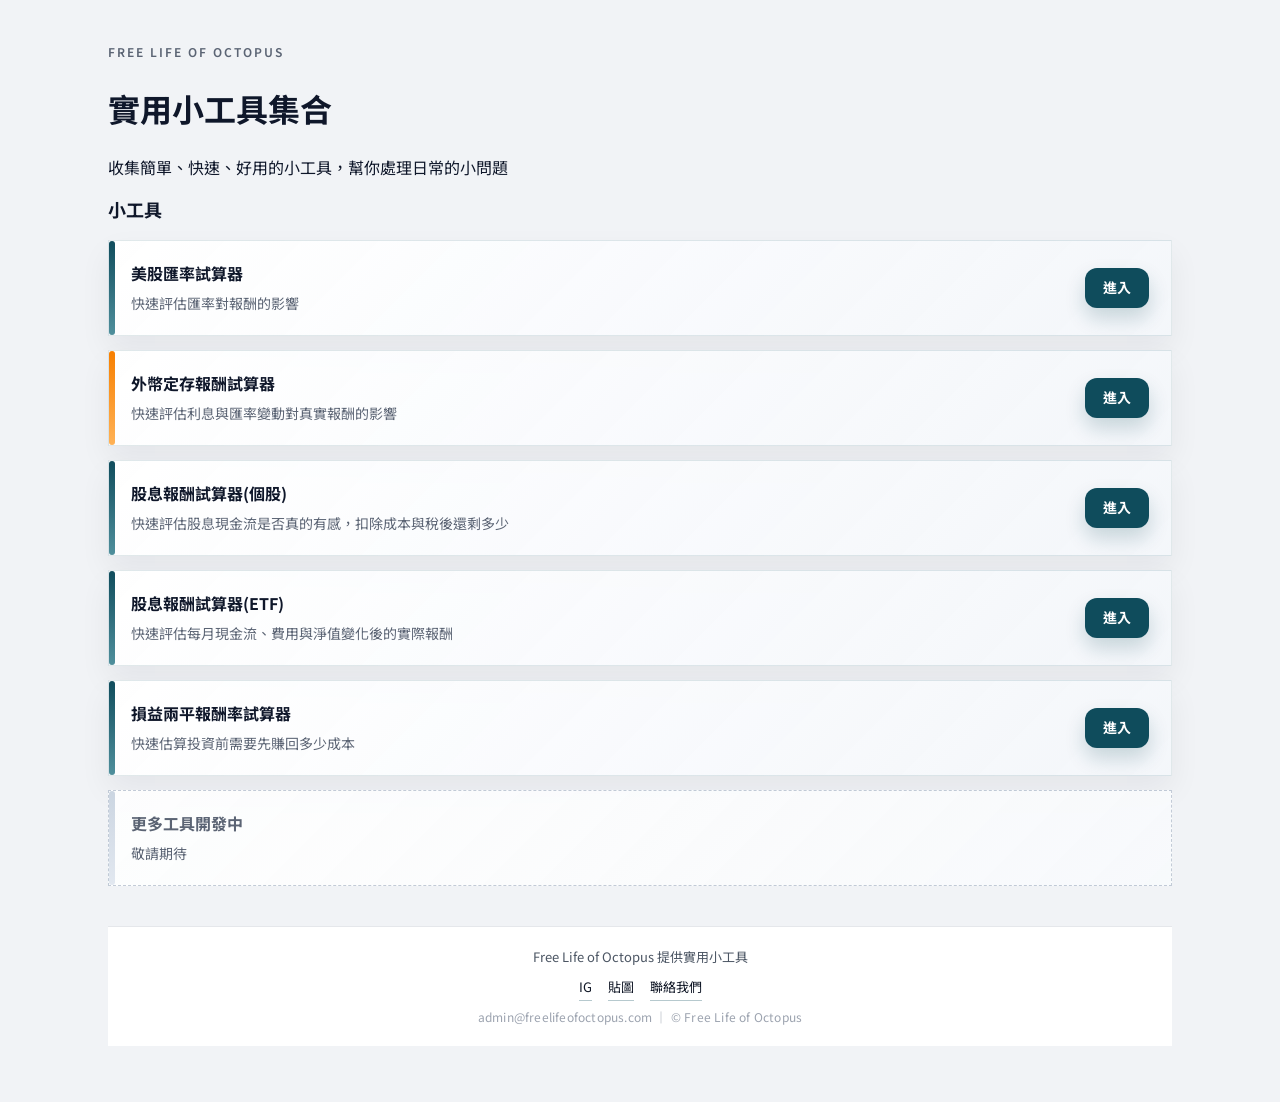
<file: index.html>
﻿<!DOCTYPE html>
<html lang="zh-Hant">
<head>
  <meta charset="UTF-8" />
  <meta name="viewport" content="width=device-width, initial-scale=1.0">

  <title>投資與匯率試算工具集合｜Free Life of Octopus</title>
  <meta name="description" content="提供美股匯率、外幣定存、股息報酬、ETF 配息與損益兩平報酬率試算工具，幫助快速評估投資成本、現金流與實際報酬">
  <meta name="keywords" content="freelifeofoctopus, 小工具, 線上工具, 美股匯率試算器, 外幣定存報酬試算器, 股息報酬試算器, ETF配息報酬試算器, 損益兩平報酬率試算器, 匯率試算, 配息試算, 實用工具">
  <meta name="author" content="Free Life of Octopus">
  <meta name="robots" content="index, follow">

  <link rel="canonical" href="https://freelifeofoctopus.com/">

  <meta property="og:type" content="website">
  <meta property="og:title" content="投資與匯率試算工具集合｜Free Life of Octopus">
  <meta property="og:description" content="提供美股匯率、外幣定存、股息報酬、ETF 配息與損益兩平報酬率試算工具，幫助快速評估投資成本、現金流與實際報酬">
  <meta property="og:url" content="https://freelifeofoctopus.com/">
  <meta property="og:site_name" content="Free Life of Octopus">
  <meta property="og:locale" content="zh_TW">
  <meta property="og:image" content="https://freelifeofoctopus.com/usdstocktool/assets/images/og-image.png">

  <meta name="twitter:card" content="summary_large_image">
  <meta name="twitter:title" content="投資與匯率試算工具集合｜Free Life of Octopus">
  <meta name="twitter:description" content="提供美股匯率、外幣定存、股息報酬、ETF 配息與損益兩平報酬率試算工具，幫助快速評估投資成本、現金流與實際報酬">
  <meta name="twitter:image" content="https://freelifeofoctopus.com/usdstocktool/assets/images/og-image.png">

  <link rel="preconnect" href="https://fonts.googleapis.com">
  <link rel="preconnect" href="https://fonts.gstatic.com" crossorigin>
  <link
    href="https://fonts.googleapis.com/css2?family=Noto+Sans+TC:wght@400;500;700&family=Sora:wght@500;600;700&display=swap"
    rel="stylesheet">

  <link rel="stylesheet" href="./assets/css/common.css" />
  <link rel="icon" href="./usdstocktool/assets/images/favicon.ico">
  <script type="application/ld+json">
  {
    "@context": "https://schema.org",
    "@type": "WebSite",
    "name": "Free Life of Octopus",
    "url": "https://freelifeofoctopus.com/",
    "description": "提供美股匯率試算、外幣定存報酬試算、股息報酬試算、ETF 配息試算與損益兩平報酬率試算工具。"
  }
  </script>
  </head>

<body>
  <div class="page">
    <header class="site-header">
      <div>
        <p class="eyebrow">FREE LIFE OF OCTOPUS</p>
        <h1>實用小工具集合</h1>
        <p class="lead">收集簡單、快速、好用的小工具，幫你處理日常的小問題</p>
      </div>
    </header>

    <main>
      <section class="card home-section">
        <h3>小工具</h3>

        <div class="tool-list">
          <div class="card tool-card">
            <div class="tool-card__body">
              <div class="tool-card__title">美股匯率試算器</div>
              <p class="muted tool-card__desc tool-card__desc--tight">
                快速評估匯率對報酬的影響
              </p>
            </div>
            <a class="button" href="usdstocktool/">進入</a>
          </div>

          <div class="card tool-card">
            <div class="tool-card__body">
              <div class="tool-card__title">外幣定存報酬試算器</div>
              <p class="muted tool-card__desc tool-card__desc--tight">
                快速評估利息與匯率變動對真實報酬的影響
              </p>
            </div>
            <a class="button" href="forex-deposit-tool/">進入</a>
          </div>

          <div class="card tool-card">
            <div class="tool-card__body">
              <div class="tool-card__title">股息報酬試算器(個股)</div>
              <p class="muted tool-card__desc tool-card__desc--tight">
                快速評估股息現金流是否真的有感，扣除成本與稅後還剩多少
              </p>
            </div>
            <a class="button" href="dividend-return-calculator/">進入</a>
          </div>

          <div class="card tool-card">
            <div class="tool-card__body">
              <div class="tool-card__title">股息報酬試算器(ETF)</div>
              <p class="muted tool-card__desc tool-card__desc--tight">
                快速評估每月現金流、費用與淨值變化後的實際報酬
              </p>
            </div>
            <a class="button" href="etf-dividend-return-calculator/">進入</a>
          </div>

          <div class="card tool-card">
            <div class="tool-card__body">
              <div class="tool-card__title">損益兩平報酬率試算器</div>
              <p class="muted tool-card__desc tool-card__desc--tight">
                快速估算投資前需要先賺回多少成本
              </p>
            </div>
            <a class="button" href="break-even-return-calculator/ ">進入</a>
          </div>

          <div class="card tool-card tool-card--disabled">
            <div class="tool-card__body">
              <div class="tool-card__title">更多工具開發中</div>
              <p class="muted tool-card__desc tool-card__desc--tight">
                敬請期待
              </p>
            </div>
          </div>
        </div>
      </section>
    </main>

    <footer class="site-footer">
      <div class="footer-inner">
        <p class="footer-text">
          Free Life of Octopus 提供實用小工具
        </p>

        <nav class="footer-links" aria-label="Footer">
          <a href="https://www.instagram.com/freelifeofoctopus?igsh=cWptYXM2am94bjlo" target="_blank"
            rel="noopener noreferrer">IG</a>
          <a href="https://line.me/S/shop/sticker/author/5177699/new?lang=zh-Hant&utm_source=gnsh_staut" target="_blank"
            rel="noopener noreferrer">貼圖</a>
          <a href="https://mail.google.com/mail/?view=cm&to=admin@freelifeofoctopus.com&su=網站回饋" target="_blank"
            rel="noopener noreferrer">聯絡我們</a>
        </nav>

        <p class="footer-meta">
          admin@freelifeofoctopus.com ｜ © Free Life of Octopus
        </p>
      </div>
    </footer>
  </div>
</body>
</html>
</file>
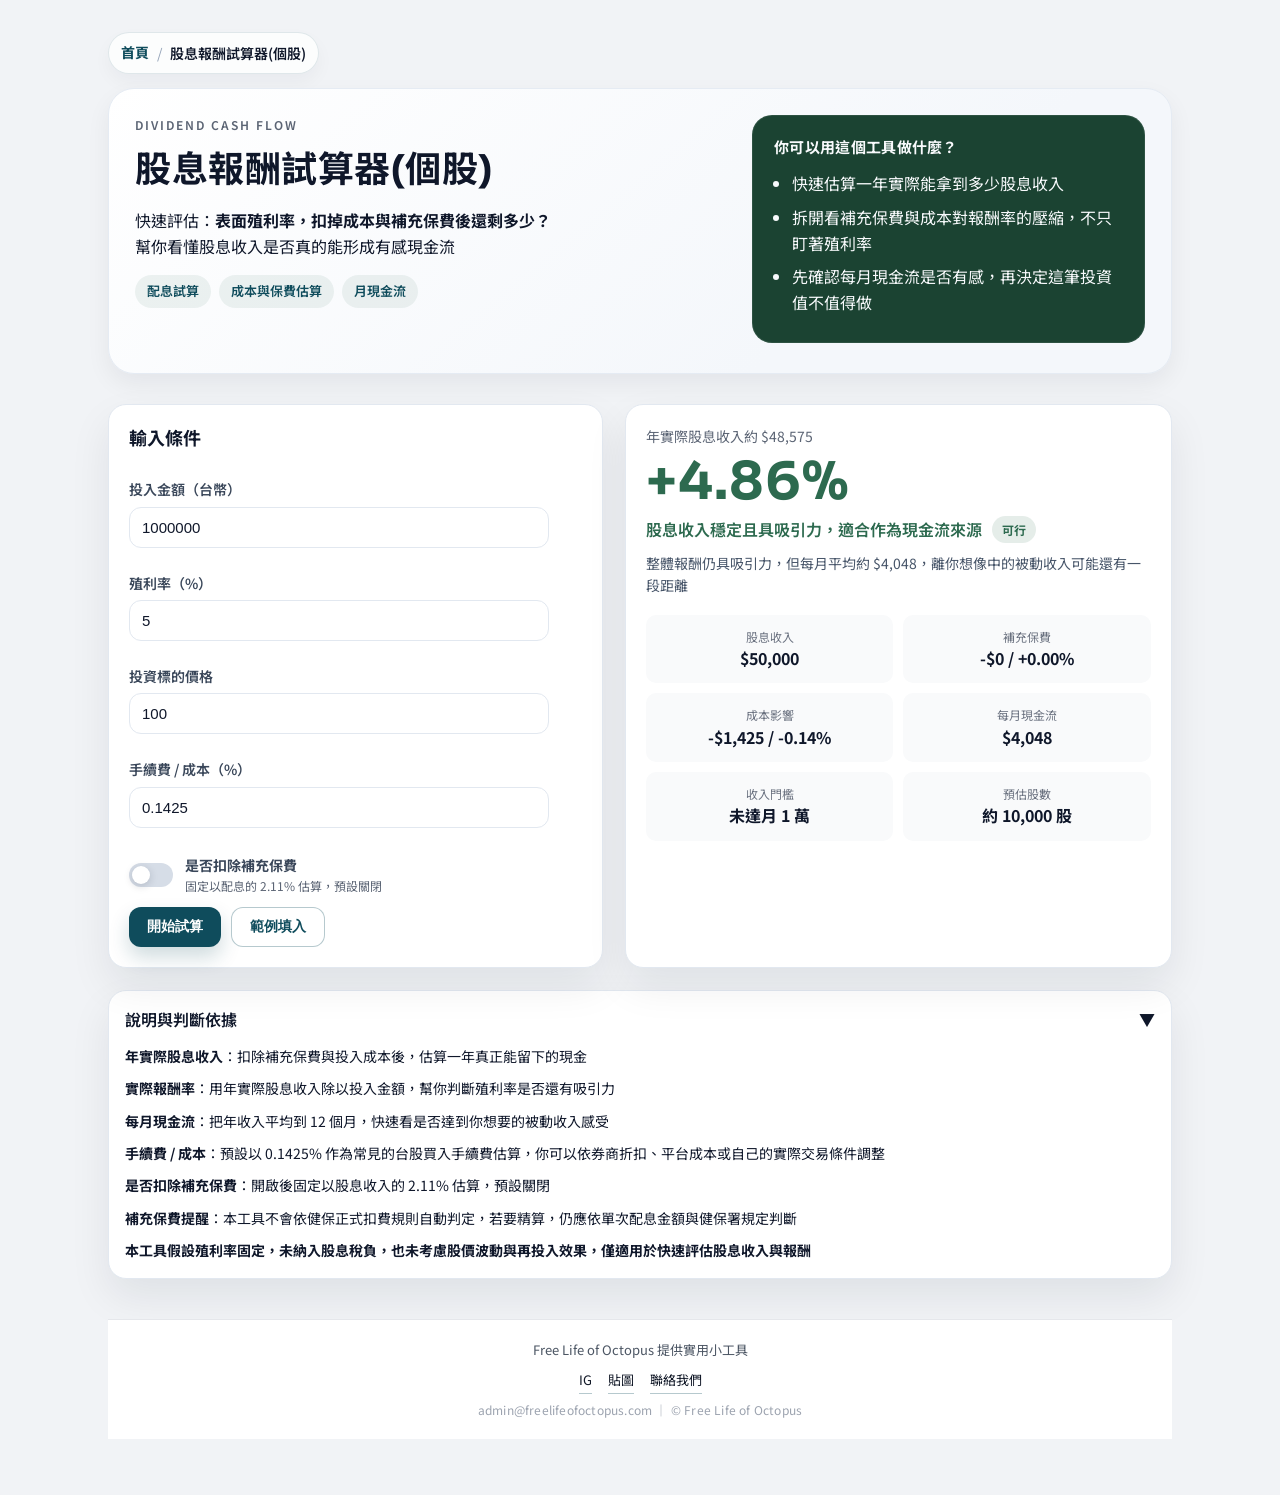
<file: dividend-return-calculator/index.html>
<!DOCTYPE html>
<html lang="zh-Hant">
<head>
    <meta charset="UTF-8" />
    <meta name="viewport" content="width=device-width, initial-scale=1.0">

    <title>股息報酬試算器(個股)｜快速評估現金流是否有感</title>
    <meta name="description" content="輸入投入金額、殖利率與成本，選擇是否扣除補充保費，快速試算股息投資的年收入、每月現金流與實際報酬率">
    <meta name="keywords" content="股息, 配息, 殖利率, 股息報酬試算器(個股), 現金流, 被動收入, 投資工具">
    <meta name="author" content="Free Life of Octopus">
    <meta name="robots" content="index, follow">

    <link rel="canonical" href="https://freelifeofoctopus.com/dividend-return-calculator/">

    <meta property="og:type" content="website">
    <meta property="og:title" content="股息報酬試算器(個股)｜快速評估現金流是否有感">
    <meta property="og:description" content="不只看表面殖利率，快速判斷扣除成本與補充保費後，股息收入是否真的值得投入">
    <meta property="og:url" content="https://freelifeofoctopus.com/dividend-return-calculator/">
    <meta property="og:site_name" content="Free Life of Octopus">
    <meta property="og:locale" content="zh_TW">
    <meta property="og:image" content="https://freelifeofoctopus.com/usdstocktool/assets/images/og-image.png">

    <meta name="twitter:card" content="summary_large_image">
    <meta name="twitter:title" content="股息報酬試算器(個股)｜快速評估現金流是否有感">
    <meta name="twitter:description" content="快速試算股息投資的年收入、每月現金流與實際報酬率">
    <meta name="twitter:image" content="https://freelifeofoctopus.com/usdstocktool/assets/images/og-image.png">

    <link rel="preconnect" href="https://fonts.googleapis.com">
    <link rel="preconnect" href="https://fonts.gstatic.com" crossorigin>
    <link
        href="https://fonts.googleapis.com/css2?family=Noto+Sans+TC:wght@400;500;700&family=Sora:wght@500;600;700&display=swap"
        rel="stylesheet">

    <link rel="stylesheet" href="../assets/css/common.css" />
    <link rel="stylesheet" href="./assets/css/style.css" />
    <link rel="icon" href="../usdstocktool/assets/images/favicon.ico">
</head>

<body>
    <div class="page">
        <div class="page-nav">
            <nav class="breadcrumb" aria-label="Breadcrumb">
                <a class="breadcrumb__link" href="/">首頁</a>
                <span class="breadcrumb__sep" aria-hidden="true">/</span>
                <span class="breadcrumb__current">股息報酬試算器(個股)</span>
            </nav>
        </div>

        <header class="hero">
            <div class="hero-content">
                <div class="eyebrow">DIVIDEND CASH FLOW</div>
                <h1>股息報酬試算器(個股)</h1>
                <p class="lead">
                    快速評估：<strong>表面殖利率，扣掉成本與補充保費後還剩多少？</strong><br />
                    幫你看懂股息收入是否真的能形成有感現金流
                </p>
                <div class="hero-tags">
                    <span class="tag">配息試算</span>
                    <span class="tag">成本與保費估算</span>
                    <span class="tag">月現金流</span>
                </div>
            </div>
            <div class="hero-panel">
                <div class="panel-title">你可以用這個工具做什麼？</div>
                <ul class="checklist">
                    <li>快速估算一年實際能拿到多少股息收入</li>
                    <li>拆開看補充保費與成本對報酬率的壓縮，不只盯著殖利率</li>
                    <li>先確認每月現金流是否有感，再決定這筆投資值不值得做</li>
                </ul>
            </div>
        </header>

        <main class="tool-layout">
            <section class="input-panel">
                <h3>輸入條件</h3>

                <div class="field">
                    <label for="twdAmount">投入金額（台幣）</label>
                    <input id="twdAmount" type="number" step="1" placeholder="例如 1000000">
                </div>

                <div class="field">
                    <label for="yieldRate">殖利率（%）</label>
                    <input id="yieldRate" type="number" step="0.01" placeholder="例如 5">
                </div>

                <div class="field">
                    <label for="stockPrice">投資標的價格</label>
                    <input id="stockPrice" type="number" step="0.01" placeholder="例如 100">
                </div>

                <div class="field">
                    <label for="feeRate">手續費 / 成本（%）</label>
                    <input id="feeRate" type="number" step="0.0001" value="0.1425" placeholder="預設 0.1425">
                </div>

                <label class="toggle-row" for="useSupplementalPremium">
                    <input id="useSupplementalPremium" type="checkbox">
                    <span class="toggle-ui" aria-hidden="true"></span>
                    <span>
                        <span class="toggle-title">是否扣除補充保費</span>
                        <span class="toggle-desc">固定以配息的 2.11% 估算，預設關閉</span>
                    </span>
                </label>

                <div class="btn-row">
                    <button id="calcBtn" type="button">開始試算</button>
                    <button id="demoBtn" type="button">範例填入</button>
                </div>
            </section>

            <section class="result-panel">
                <div class="result-top">
                    <div class="result-summary" id="resultSummary">年實際股息收入約 --</div>
                    <div class="result-main" id="resultMain">--</div>
                    <div class="result-status-wrap">
                        <div class="result-status" id="resultStatus">請輸入數值</div>
                        <div class="result-badge hidden" id="resultBadge"></div>
                    </div>
                    <p class="result-note" id="resultNote">每月平均現金流與收入門檻判斷會顯示在這裡</p>
                </div>

                <div class="result-cards">
                    <div class="card-mini">
                        <div class="label">股息收入</div>
                        <div class="value" id="grossDividend"></div>
                    </div>
                    <div class="card-mini">
                        <div class="label">補充保費</div>
                        <div class="value" id="premiumImpact"></div>
                    </div>
                    <div class="card-mini">
                        <div class="label">成本影響</div>
                        <div class="value" id="costImpact"></div>
                    </div>
                    <div class="card-mini">
                        <div class="label">每月現金流</div>
                        <div class="value" id="monthlyCashflow"></div>
                    </div>
                    <div class="card-mini">
                        <div class="label">收入門檻</div>
                        <div class="value" id="incomeThreshold"></div>
                    </div>
                    <div class="card-mini">
                        <div class="label">預估股數</div>
                        <div class="value" id="shareEstimate"></div>
                    </div>
                </div>
            </section>
        </main>

        <section class="guide-panel">
            <div class="guide-header" onclick="toggleGuide()">
                說明與判斷依據
                <span id="guideIcon">▼</span>
            </div>

            <div class="guide-content" id="guideContent">
                <p><strong>年實際股息收入</strong>：扣除補充保費與投入成本後，估算一年真正能留下的現金</p>
                <p><strong>實際報酬率</strong>：用年實際股息收入除以投入金額，幫你判斷殖利率是否還有吸引力</p>
                <p><strong>每月現金流</strong>：把年收入平均到 12 個月，快速看是否達到你想要的被動收入感受</p>
                <p><strong>手續費 / 成本</strong>：預設以 0.1425% 作為常見的台股買入手續費估算，你可以依券商折扣、平台成本或自己的實際交易條件調整</p>
                <p><strong>是否扣除補充保費</strong>：開啟後固定以股息收入的 2.11% 估算，預設關閉</p>
                <p><strong>補充保費提醒</strong>：本工具不會依健保正式扣費規則自動判定，若要精算，仍應依單次配息金額與健保署規定判斷</p>
                <p><strong>本工具假設殖利率固定，未納入股息稅負，也未考慮股價波動與再投入效果，僅適用於快速評估股息收入與報酬</strong></p>
            </div>
        </section>

        <footer class="site-footer">
            <div class="footer-inner">
                <p class="footer-text">
                    Free Life of Octopus 提供實用小工具
                </p>

                <nav class="footer-links" aria-label="Footer">
                    <a href="https://www.instagram.com/freelifeofoctopus?igsh=cWptYXM2am94bjlo" target="_blank"
                        rel="noopener noreferrer">IG</a>
                    <a href="https://line.me/S/shop/sticker/author/5177699/new?lang=zh-Hant&utm_source=gnsh_staut"
                        target="_blank" rel="noopener noreferrer">貼圖</a>
                    <a href="https://mail.google.com/mail/?view=cm&to=admin@freelifeofoctopus.com&su=網站回饋"
                        target="_blank" rel="noopener noreferrer">聯絡我們</a>
                </nav>

                <p class="footer-meta">
                    admin@freelifeofoctopus.com ｜ © Free Life of Octopus
                </p>
            </div>
        </footer>
    </div>

    <script src="./assets/js/logic.js"></script>
    <script src="./assets/js/ui.js"></script>
    <script src="./assets/js/main.js"></script>
</body>
</html>
</file>
<file: assets/css/common.css>
﻿/* ==========================
   Design Tokens
============================= */
:root {
    --bg: #f1f3f6;
    --bg-accent: #e8eef5;
    --card: #ffffff;
    --text: #0f172a;
    --muted: #5b6474;
    --line: #e2e8f0;
    --primary: #0f4c5c;
    --primary-dark: #0a3944;
    --accent: #f77f00;
    --shadow: 0 18px 40px rgba(15, 23, 42, 0.08);
    --radius: 18px;
}

/* ==========================
   Reset / Base
============================= */
* {
    box-sizing: border-box;
}

html,
body {
    height: 100%;
}

body {
    margin: 0;
    color: var(--text);
    background: var(--bg);
    font-family: "Noto Sans TC", "Microsoft JhengHei", sans-serif;
    line-height: 1.6;
}

/* ==========================
   Typography
============================= */
h3 {
    margin: 0 0 12px;
    font-size: 18px;
    font-family: "Sora", "Noto Sans TC", sans-serif;
}

p {
    margin: 10px 0;
    color: var(--text);
}

a {
    color: var(--primary);
    text-decoration: none;
    border-bottom: 1px solid rgba(15, 76, 92, 0.3);
    padding-bottom: 2px;
}

a:hover {
    text-decoration: underline;
}

.eyebrow {
    font-size: 12px;
    letter-spacing: 2px;
    text-transform: uppercase;
    color: var(--muted);
    font-weight: 600;
}

.lead {
    margin: 0 0 16px;
    font-size: 16px;
    color: var(--text);
}

.muted {
    color: var(--muted);
    font-size: 14px;
}

/* ==========================
   Utilities
============================= */
.hidden {
    display: none !important;
}

/* ==========================
   Components - Navigation
============================= */
.page-nav {
    margin-bottom: 14px;
}

.breadcrumb {
    display: inline-flex;
    align-items: center;
    gap: 8px;
    padding: 8px 12px;
    border-radius: 999px;
    border: 1px solid rgba(15, 76, 92, 0.12);
    background: rgba(255, 255, 255, 0.8);
    box-shadow: 0 8px 18px rgba(15, 23, 42, 0.04);
    color: var(--muted);
    font-size: 14px;
}

.breadcrumb__link {
    color: var(--primary);
    font-weight: 700;
    text-decoration: none;
    border-bottom: none;
}

.breadcrumb__link:hover {
    text-decoration: underline;
}

.breadcrumb__sep {
    color: #94a3b8;
}

.breadcrumb__current {
    color: var(--text);
    font-weight: 600;
}
/* ==========================
   Layout
============================= */
.page {
    max-width: 1100px;
    margin: 0 auto;
    padding: 32px 18px 56px;
}

.hero {
    display: grid;
    grid-template-columns: minmax(0, 1.2fr) minmax(0, 0.8fr);
    gap: 28px;
    padding: 26px 26px 30px;
    background: linear-gradient(140deg, #ffffff 0%, #f4f7fb 70%);
    border-radius: 26px;
    border: 1px solid #e5ebf3;
    box-shadow: 0 10px 24px rgba(15, 23, 42, 0.06);
    position: relative;
    overflow: hidden;
}

.hero-content h1 {
    font-family: "Sora", "Noto Sans TC", sans-serif;
    font-size: 36px;
    margin: 6px 0 10px;
    letter-spacing: 0.5px;
}

.hero-tags {
    display: flex;
    flex-wrap: wrap;
    gap: 8px;
}

/* ==========================
   Components - Form
============================= */
.field {
    display: grid;
    gap: 6px;
    margin: 12px 0;
}

.field label {
    font-weight: 600;
    font-size: 14px;
    color: #3a475a;
}

input[type="number"],
select {
    width: min(420px, 100%);
    padding: 11px 12px;
    border: 1px solid var(--line);
    border-radius: 12px;
    background: #ffffff;
    color: var(--text);
    outline: none;
    font-size: 15px;
    box-shadow: inset 0 1px 0 rgba(255, 255, 255, 0.6);
}

input[type="number"]:focus,
select:focus {
    border-color: rgba(15, 76, 92, 0.6);
    box-shadow: 0 0 0 3px rgba(15, 76, 92, 0.12);
}

/* ==========================
   Components - Button
============================= */
.btn-row {
    display: flex;
    gap: 10px;
    flex-wrap: wrap;
    margin-top: 8px;
}

button,
.button {
    height: 40px;
    padding: 0 18px;
    border: none;
    border-radius: 12px;
    background: var(--primary);
    color: #fff;
    cursor: pointer;
    font-weight: 700;
    font-size: 14px;
    display: inline-flex;
    align-items: center;
    justify-content: center;
    white-space: nowrap;
    transition: transform 0.2s ease, box-shadow 0.2s ease, background 0.2s ease;
    box-shadow: 0 10px 20px rgba(15, 76, 92, 0.2);
    text-decoration: none;
    border-bottom: none;
}

button:hover,
.button:hover {
    background: var(--primary-dark);
    transform: translateY(-1px);
    text-decoration: none;
}

button:active,
.button:active {
    transform: translateY(0);
}

#demoBtn {
    background: #ffffff;
    color: var(--primary);
    border: 1px solid rgba(15, 76, 92, 0.3);
    box-shadow: none;
}

#demoBtn:hover {
    background: rgba(15, 76, 92, 0.08);
}

/* ==========================
   Components - Footer
============================= */
.site-footer {
    margin-top: 40px;
    padding: 20px 16px;
    border-top: 1px solid #e5e7eb;
    background: #fff;
}

.footer-inner {
    max-width: 900px;
    margin: 0 auto;
    text-align: center;
}

.footer-text {
    margin: 0 0 10px;
    color: #4b5563;
    font-size: 13px;
    line-height: 1.6;
}

.footer-links {
    display: flex;
    justify-content: center;
    flex-wrap: wrap;
    gap: 8px 16px;
    margin-bottom: 6px;
}

.footer-links a {
    color: #111827;
    text-decoration: none;
    font-size: 13px;
    transition: opacity 0.2s ease;
}

.footer-links a:hover {
    opacity: 0.7;
    text-decoration: underline;
}
.footer-meta {
    margin: 0;
    font-size: 12px;
    color: #9ca3af;
    letter-spacing: 0.2px;
}

/* ==========================
   Feature - Tool Card
============================= */
.tool-card {
    display: flex;
    justify-content: space-between;
    align-items: center;
    gap: 18px;
    position: relative;
    overflow: hidden;
    padding: 20px 22px;
    border: 1px solid rgba(15, 76, 92, 0.12);
    background:
        linear-gradient(135deg, rgba(255, 255, 255, 0.98) 0%, rgba(244, 247, 251, 0.92) 100%);
    box-shadow: 0 14px 30px rgba(15, 23, 42, 0.06);
    transition: transform 0.2s ease, box-shadow 0.2s ease, border-color 0.2s ease;
}

.tool-card::before {
    content: "";
    position: absolute;
    inset: 0 auto 0 0;
    width: 6px;
    border-radius: 999px;
    background: linear-gradient(180deg, #0f4c5c 0%, #4f8f9c 100%);
}

.tool-list > .tool-card:nth-child(2)::before {
    background: linear-gradient(180deg, #f77f00 0%, #ffb256 100%);
}

.tool-card:hover {
    transform: translateY(-2px);
    box-shadow: 0 18px 34px rgba(15, 23, 42, 0.09);
    border-color: rgba(15, 76, 92, 0.24);
}

.tool-card__title {
    font-weight: 700;
    font-size: 16px;
    margin-bottom: 2px;
}

.tool-card__desc {
    margin-top: 6px;
}

.tool-card--disabled {
    border-style: dashed;
    border-color: rgba(148, 163, 184, 0.55);
    background:
        linear-gradient(135deg, rgba(255, 255, 255, 0.88) 0%, rgba(248, 250, 252, 0.96) 100%);
    box-shadow: none;
}

.tool-card--disabled .tool-card__title {
    color: var(--muted);
}

.tool-card--disabled::before {
    background: linear-gradient(180deg, #cbd5e1 0%, #e2e8f0 100%);
}

.tool-card--disabled:hover {
    transform: none;
    cursor: default;
    border-color: rgba(148, 163, 184, 0.55);
    box-shadow: none;
}

/* ==========================
   Feature - Home
============================= */
.home-section + .home-section {
    margin-top: 22px;
}

.tool-list {
    display: grid;
    gap: 14px;
    margin-top: 14px;
}

.tool-card__body {
    flex: 1;
}

.tool-card__desc--tight {
    margin: 6px 0 0;
}

/* ==========================
   Animation
============================= */
@keyframes rise {
    from {
        transform: translateY(12px);
        opacity: 0;
    }
    to {
        transform: translateY(0);
        opacity: 1;
    }
}

/* ==========================
   Responsive
============================= */
@media (max-width: 960px) {
    .hero {
        grid-template-columns: 1fr;
    }

    .tool-card {
        align-items: flex-start;
    }
}

@media (max-width: 600px) {
    .page {
        padding: 24px 14px 48px;
    }

    .hero {
        padding: 22px 18px;
    }

    .hero-content h1 {
        font-size: 28px;
    }

    .btn-row {
        flex-direction: column;
    }

    button,
    .button {
        width: 100%;
    }

    input[type="number"],
    select {
        width: 100%;
    }

    .tool-card {
        flex-direction: column;
        align-items: stretch;
    }
}
</file>
<file: dividend-return-calculator/assets/css/style.css>
/* ==========================
   Dividend Return Tool
============================= */
:root {
    --status-red: #d1495b;
    --status-yellow: #c0841d;
    --status-green: #2d6a4f;
}

/* ==========================
   Hero Support
============================= */
.hero-panel {
    background: #1b4332;
    color: #f8fafc;
    border-radius: 20px;
    padding: 20px 22px;
    box-shadow: inset 0 0 0 1px rgba(255, 255, 255, 0.08);
}

.panel-title {
    font-size: 15px;
    font-weight: 700;
    margin-bottom: 12px;
    letter-spacing: 0.3px;
}

.tag {
    padding: 6px 12px;
    border-radius: 999px;
    background: rgba(45, 106, 79, 0.08);
    color: var(--primary);
    font-size: 13px;
    font-weight: 600;
}

.checklist {
    margin: 0;
    padding-left: 18px;
}

.checklist li {
    margin: 8px 0;
    color: #f8fafc;
}

/* ==========================
   Tool Layout
============================= */
.tool-layout {
    display: grid;
    grid-template-columns: minmax(0, 0.95fr) minmax(0, 1.05fr);
    gap: 22px;
    margin-top: 30px;
    align-items: stretch;
}

.input-panel,
.result-panel {
    background: var(--card);
    border-radius: var(--radius);
    border: 1px solid var(--line);
    padding: 20px;
    box-shadow: var(--shadow);
}

.input-panel {
    display: grid;
    align-content: start;
}

.result-panel {
    display: grid;
    align-content: start;
    gap: 18px;
}

.toggle-row {
    display: flex;
    align-items: center;
    gap: 12px;
    margin: 14px 0 4px;
    cursor: pointer;
}

.toggle-row input {
    position: absolute;
    opacity: 0;
    pointer-events: none;
}

.toggle-ui {
    width: 44px;
    height: 24px;
    border-radius: 999px;
    background: #d6dde7;
    position: relative;
    flex: 0 0 auto;
    transition: background 0.2s ease;
}

.toggle-ui::after {
    content: "";
    position: absolute;
    top: 3px;
    left: 3px;
    width: 18px;
    height: 18px;
    border-radius: 50%;
    background: #ffffff;
    box-shadow: 0 2px 8px rgba(15, 23, 42, 0.18);
    transition: transform 0.2s ease;
}

.toggle-row input:checked + .toggle-ui {
    background: #1b4332;
}

.toggle-row input:checked + .toggle-ui::after {
    transform: translateX(20px);
}

.toggle-title {
    display: block;
    font-size: 14px;
    font-weight: 700;
    color: #3a475a;
}

.toggle-desc {
    display: block;
    font-size: 12px;
    color: var(--muted);
}

/* ==========================
   Result Summary
============================= */
.result-top {
    display: flex;
    flex-direction: column;
    gap: 8px;
}

.result-summary {
    font-size: 14px;
    color: var(--muted);
}

.result-main {
    font-size: 52px;
    font-weight: 700;
    letter-spacing: 1px;
    line-height: 1;
    font-family: "Sora", "Noto Sans TC", sans-serif;
    transition: color 0.2s ease;
}

.result-status-wrap {
    display: flex;
    align-items: center;
    gap: 10px;
    min-height: 28px;
}

.result-status {
    font-size: 16px;
    font-weight: 600;
}

.result-badge {
    padding: 4px 10px;
    border-radius: 999px;
    font-size: 12px;
    font-weight: 700;
    background: #e5e7eb;
}

.result-note {
    margin: 0;
    color: #475569;
    font-size: 14px;
}

.result-cards {
    display: grid;
    grid-template-columns: repeat(2, minmax(0, 1fr));
    gap: 10px;
}

.card-mini {
    background: #f9fafb;
    border-radius: 10px;
    padding: 12px;
    text-align: center;
}

.card-mini .label {
    font-size: 12px;
    color: #6b7280;
}

.card-mini .value {
    font-size: 16px;
    font-weight: 700;
}

.status-green {
    color: var(--status-green);
}

.status-red {
    color: var(--status-red);
}

.status-yellow {
    color: var(--status-yellow);
}

.badge-green {
    background: rgba(45, 106, 79, 0.12);
    color: var(--status-green);
}

.badge-red {
    background: rgba(209, 73, 91, 0.12);
    color: var(--status-red);
}

.badge-yellow {
    background: rgba(192, 132, 29, 0.14);
    color: var(--status-yellow);
}

/* ==========================
   Guide Panel
============================= */
.guide-panel {
    margin-top: 22px;
    background: var(--card);
    border-radius: var(--radius);
    border: 1px solid var(--line);
    padding: 16px;
    box-shadow: var(--shadow);
}

.guide-header {
    font-weight: 600;
    cursor: pointer;
    display: flex;
    justify-content: space-between;
    align-items: center;
}

.guide-header:hover {
    opacity: 0.7;
}

.guide-content {
    margin-top: 12px;
    font-size: 14px;
    color: #555;
}

.guide-content p:first-child {
    margin-top: 0;
}

.guide-content p:last-child {
    margin-bottom: 0;
}

/* ==========================
   Responsive
============================= */
@media (max-width: 960px) {
    .hero {
        grid-template-columns: 1fr;
    }

    .tool-layout {
        grid-template-columns: 1fr;
    }
}

@media (max-width: 600px) {
    .result-main {
        font-size: 42px;
    }

    .result-cards {
        grid-template-columns: 1fr;
    }
}
</file>
